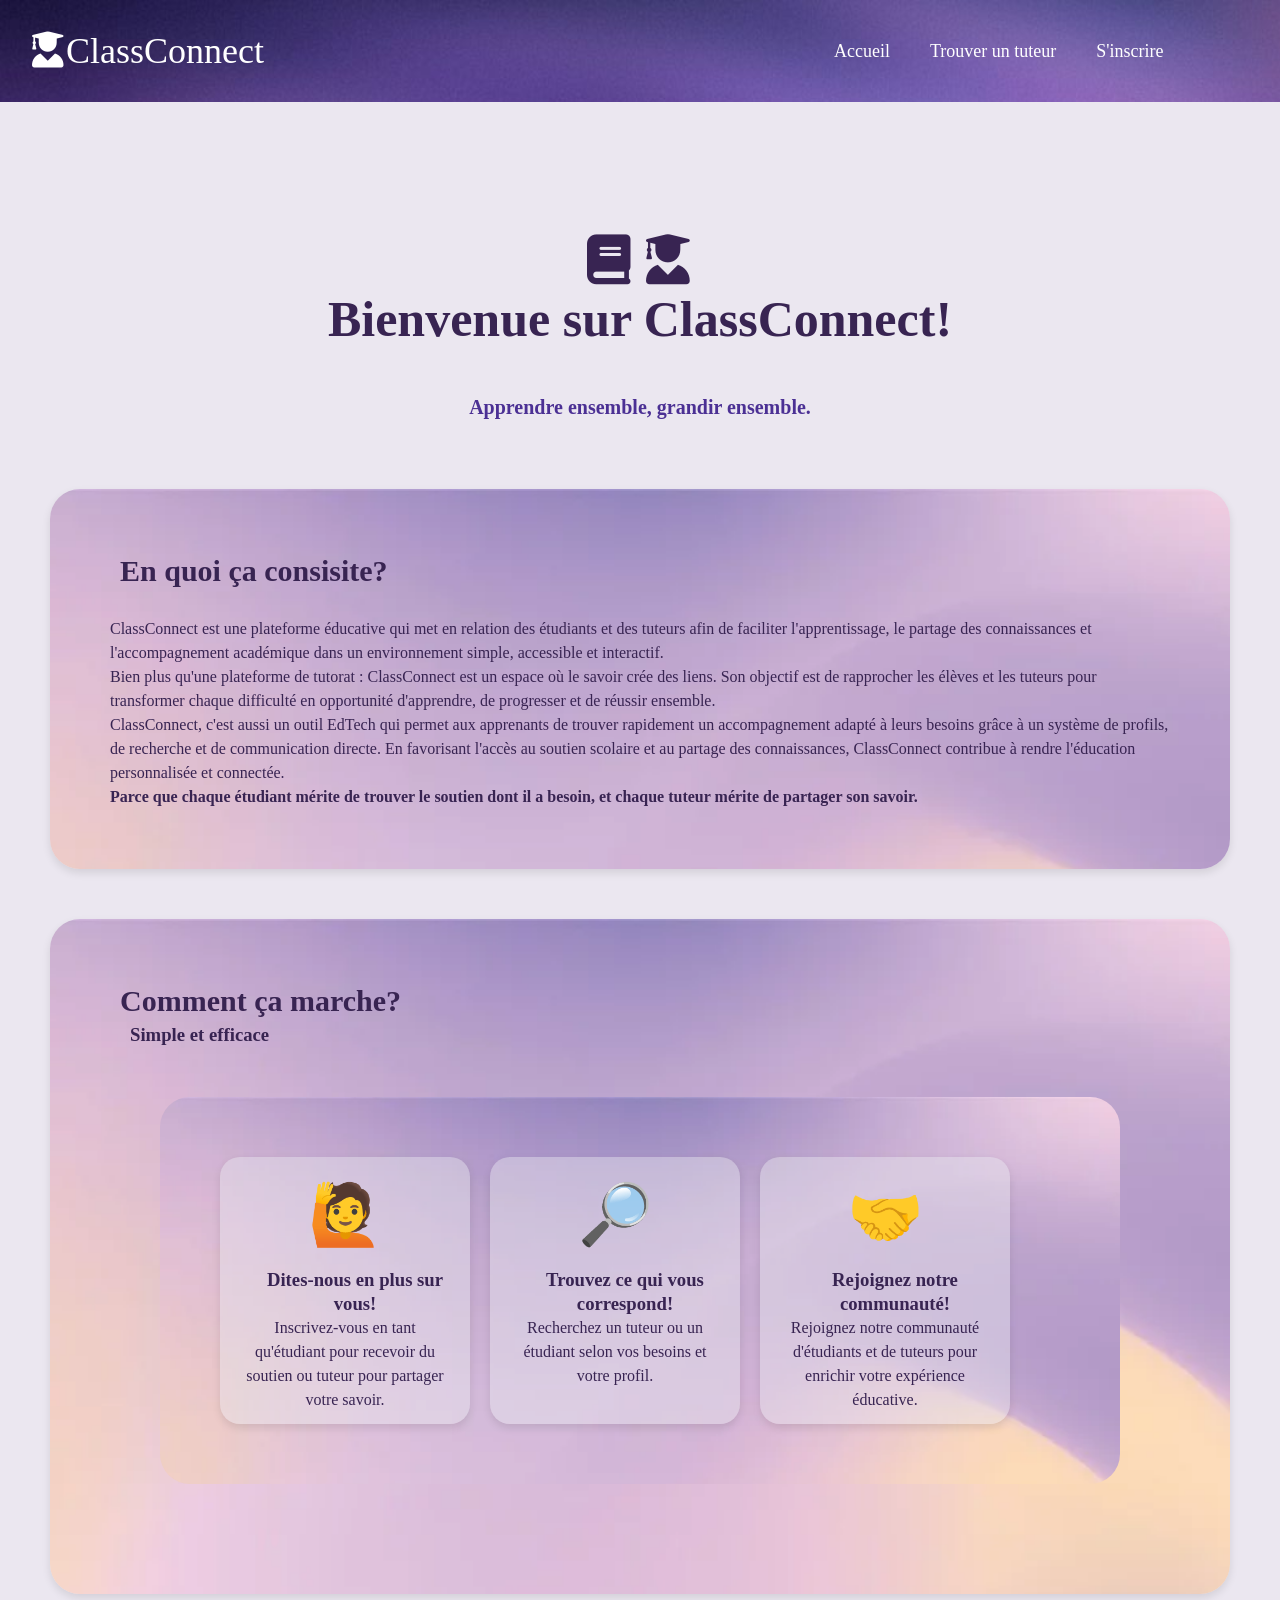
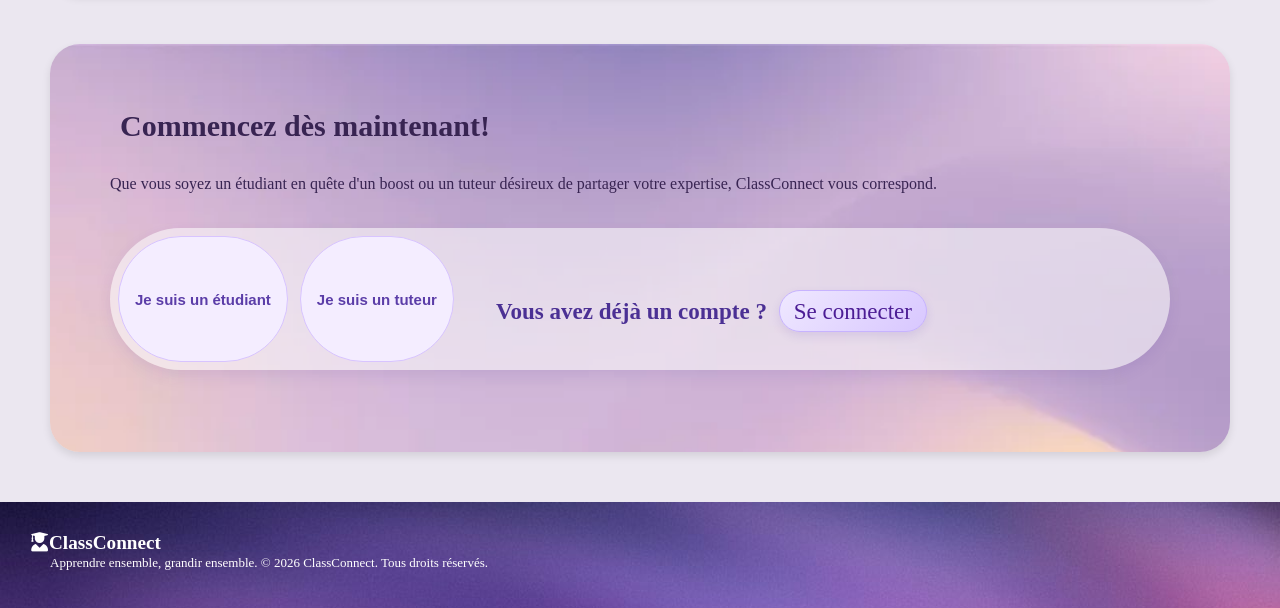
<file: index.html>
<!DOCTYPE html>
<html lang="fr">
<head>
    <meta charset="UTF-8">
    <meta name="viewport" content="width=device-width, initial-scale=1.0">
    <title>ClassConnect</title>
    <link rel="icon" href="favicon.png">
    <link rel="stylesheet" href="index.css">
    <link rel="stylesheet" href="https://cdnjs.cloudflare.com/ajax/libs/font-awesome/6.0.0-beta3/css/all.min.css">
</head>

<body id="hautpg" class="index-body">
    <header>
    <div><i class="fas fa-user-graduate"></i>ClassConnect</div>
    <nav>
        <ul>
            <li><a href="#accueil">Accueil</a></li>
            <li><a href="Pages/accueil.html">Trouver un tuteur</a></li>
            <li><a href="#inscription">S'inscrire</a></li>
        </ul>
    </nav>
    </header>
<!--hero-->
<main>
<article class="titre">
<h1 id="accueil" class="part"><i class="fas fa-book"></i> <i class="fas fa-user-graduate"></i> <br> Bienvenue sur ClassConnect!</h1></article> <br> 
<h4 class="slogan">Apprendre ensemble, grandir ensemble.</h4>
<section>
<h2 class="part">En quoi ça consisite?</h2>
    <br><p>ClassConnect est une plateforme éducative qui met en relation des étudiants et des tuteurs afin de faciliter l'apprentissage, le partage des connaissances et l'accompagnement académique dans un environnement simple, accessible et interactif. 
    <br>Bien plus qu'une plateforme de tutorat : ClassConnect est un espace où le savoir crée des liens. Son objectif est de rapprocher les élèves et les tuteurs pour transformer chaque difficulté en opportunité d'apprendre, de progresser et de réussir ensemble.
    <br>ClassConnect, c'est aussi un outil EdTech qui permet aux apprenants de trouver rapidement un accompagnement adapté à leurs besoins grâce à un système de profils, de recherche et de communication directe. En favorisant l'accès au soutien scolaire et au partage des connaissances, ClassConnect contribue à rendre l'éducation personnalisée et connectée.
    <br><strong>Parce que chaque étudiant mérite de trouver le soutien dont il a besoin, et chaque tuteur mérite de partager son savoir.</strong> 
    </p>
<div> Notre mission est de créer une communauté d'apprentissage accesible, inclusive et  où les étudiants peuvent trouver des tuteurs qualifiés pour les aider à surmonter leurs défis académiques, et où les tuteurs peuvent partager leur expertise pour faire une différence dans la vie des apprenants. </div>
</section>
<section class="card-container">
    <h2 id="apropos" class="part">Comment ça marche?</h2>
    <h3>Simple et efficace</h3>
    <section class="cards">
    <blockquote class="card"><p class="emoji">🙋</p><h3>Dites-nous en plus sur vous!</h3><p>Inscrivez-vous en tant qu'étudiant pour recevoir du soutien ou tuteur pour partager votre savoir.</p></blockquote>
    <blockquote class="card"><p class="emoji">🔎</p><h3>Trouvez ce qui vous correspond!</h3> <p>Recherchez un tuteur ou un étudiant selon vos besoins et votre profil.</p></blockquote>
    <blockquote class="card"><p class="emoji">🤝</p><h3>Rejoignez notre communauté!</h3> <p>Rejoignez notre communauté d'étudiants et de tuteurs pour enrichir votre expérience éducative.</p></blockquote>
    </section>
</section>
<section>
    <h2 id="inscription" class="part">Commencez dès maintenant!</h2> <br>
        <p>Que vous soyez un étudiant en quête d'un boost ou un tuteur désireux de partager votre expertise, ClassConnect vous correspond.</p>
        <br>
    <div class="role">
    <a href="Inscriptions/etud.html" class="role-et"><input type="submit" value="Je suis un étudiant"name="role" value="etudiant" action="./Inscriptions/Etud.html" method="post"></a>
    <a href="Inscriptions/tuteur.html" class="role-tut"><input type="submit" value="Je suis un tuteur"name="role" value="tuteur" action="./Inscriptions/Tuteur.html" method="post"></a> 
    <div>
    <br> <span class="switch-text">Vous avez déjà un compte ?</span> <a class="link-action" href="Inscriptions/connexion.html">Se connecter</a>
</section>
</main>

<footer>
    <div>
    <h4><i class="fas fa-user-graduate"></i>ClassConnect</h4>
    <p>Apprendre ensemble, grandir ensemble. &copy; 2026 ClassConnect. Tous droits réservés.</p>
    </div>
</footer>

<script>
    document.addEventListener("DOMContentLoaded", function() {
        const buttons = document.querySelectorAll('input[type="submit"]');
        buttons.forEach(button => {
            button.addEventListener("click", function(event) {
                event.preventDefault();
                const role = this.value === "Je suis un étudiant" ? "etudiant" : "tuteur";
                const url = role === "etudiant" ? "Inscriptions/Etud.html" : "Inscriptions/Tuteur.html";
                window.location.href = url;
            });
        });
    });
</script>

</body>
</html>
</file>
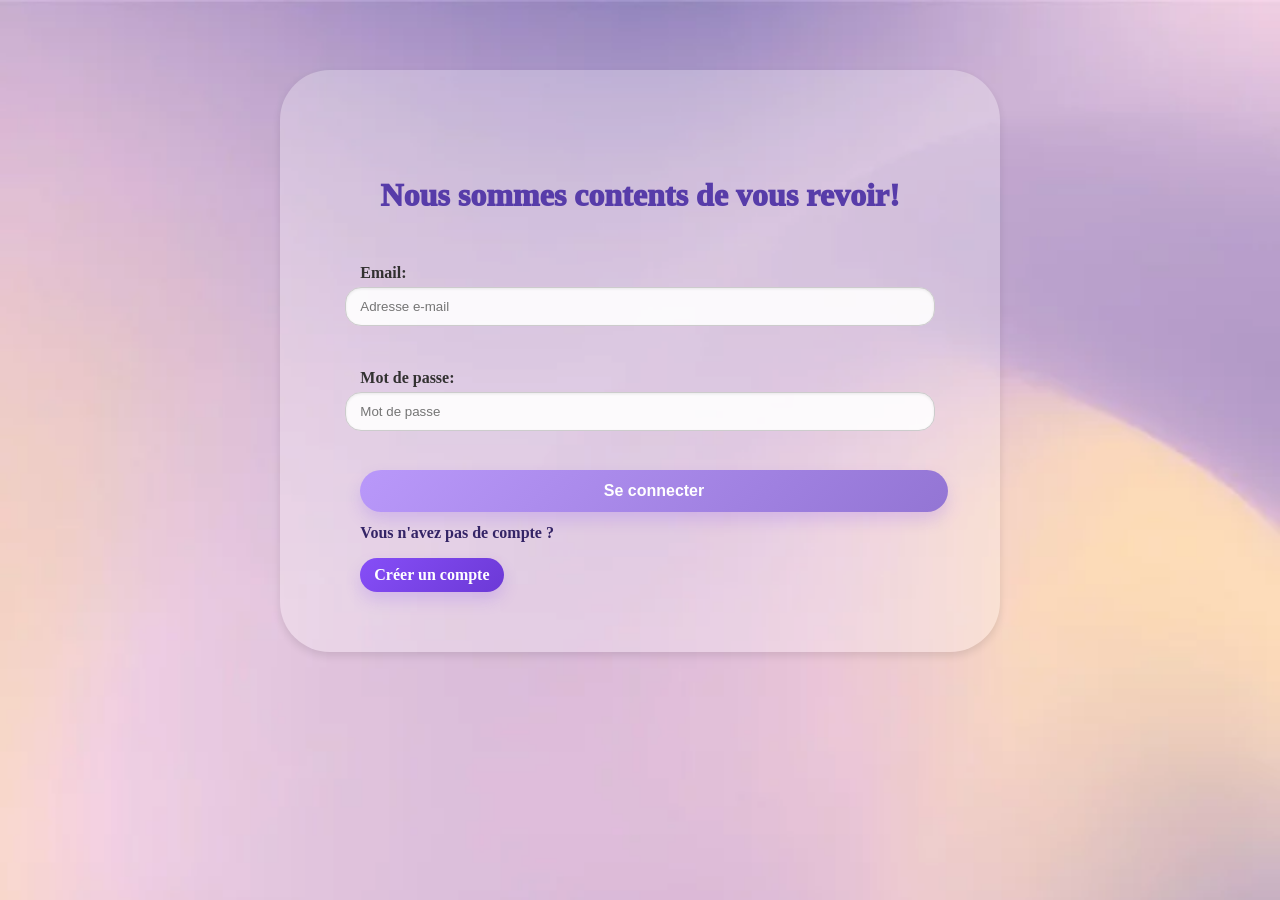
<file: Inscriptions/connexion.html>
<!DOCTYPE html>
<html lang="fr">
<head>
    <meta charset="UTF-8">
    <meta name="viewport" content="width=device-width, initial-scale=1.0">
    <link rel="favicon" href="../favicon.png">
    <link rel="stylesheet" href="inscriptions.css">
    <title>Connectez-vous</title>
</head>
<body>
    <form action="#" method="post">
        <h2>Nous sommes contents de vous revoir!</h2>
        <div class="form-group">
            <label for="email">Email:</label>
            <input type="email" name="Email" id="email" placeholder="Adresse e-mail" required> <br>
        </div>
        <div class="form-group">
            <label for="mdp">Mot de passe:</label>
            <input type="password" name="Mot de passe" id="mdp" placeholder="Mot de passe" required autocomplete="current-password"> <br>
        </div>
        <div>
            <a href="../Pages/accueil.html" class="submit">Se connecter</a>
        </div>
        <p class="switch-text">Vous n'avez pas de compte ?</p>
        <a class="link" href="etud.html">Créer un compte</a>
    </form>
    <!--script type="module" src="../js/connexion.js"></script-->
</body>
</html>
</file>
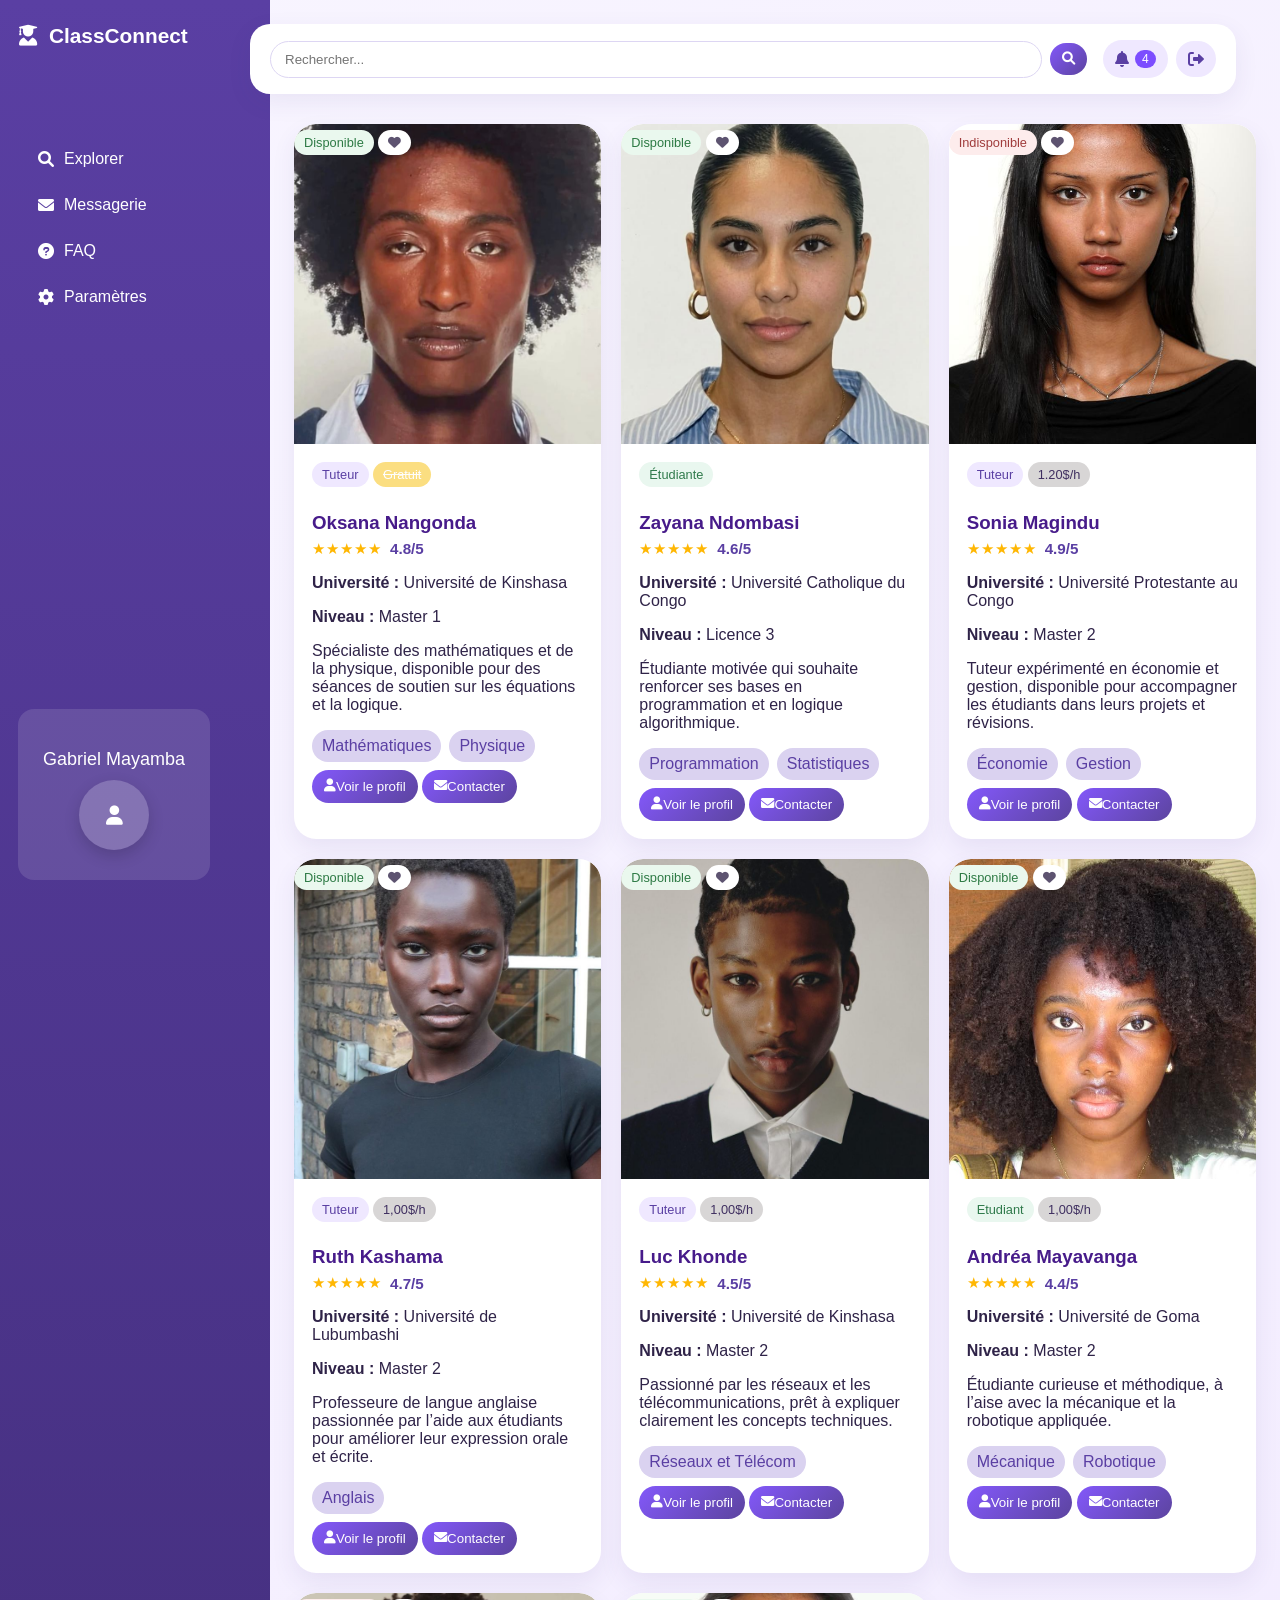
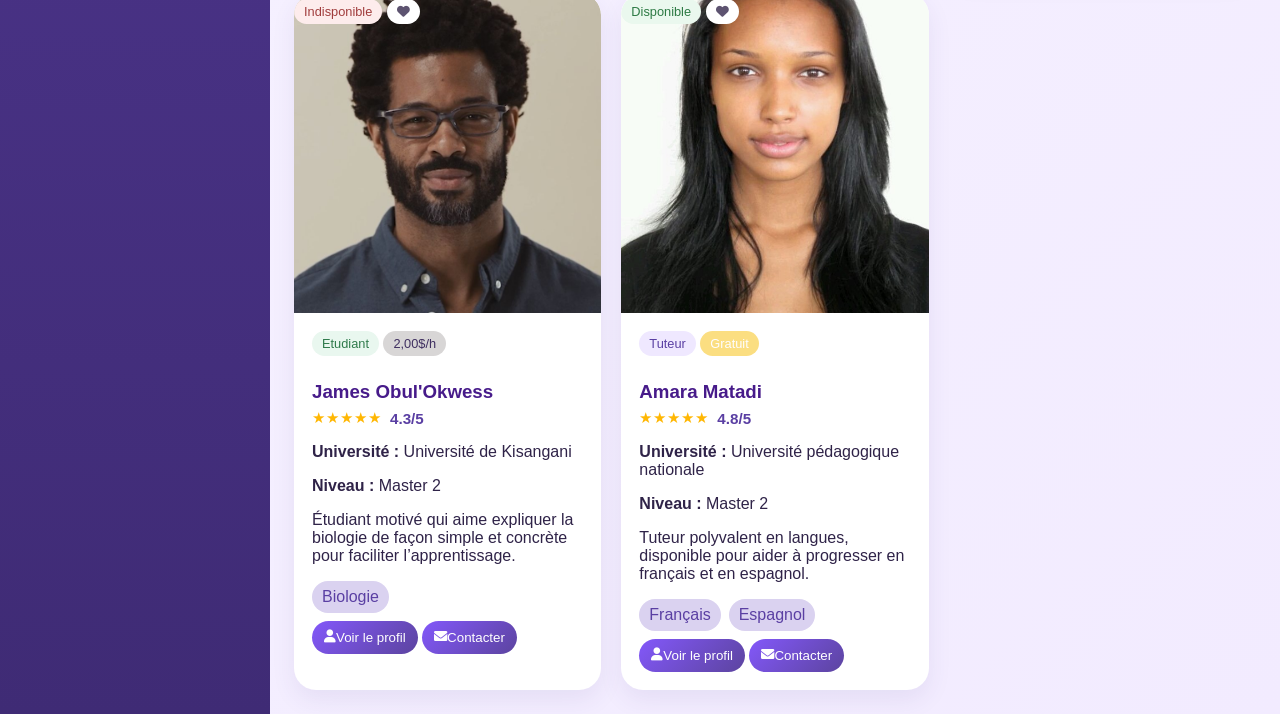
<file: Pages/accueil.html>
<!DOCTYPE html>
<html lang="fr">
<head>
    <meta charset="UTF-8">
    <meta name="viewport" content="width=device-width, initial-scale=1.0">
    <title>Accueil</title>
    <link rel="icon" href="../favicon.png">
    <link rel="stylesheet" href="pages.css">
    <link rel="stylesheet" href="https://cdnjs.cloudflare.com/ajax/libs/font-awesome/6.0.0-beta3/css/all.min.css">
</head>
<body class="body">
    <aside class="side-bar">
        <div class="logo">
            <i class="fas fa-user-graduate"></i>ClassConnect</div> <br>
        <nav class="menu">
            <ul>
                <li><a href="../Pages/accueil.html" contacticon><i class="fas fa-search"></i>Explorer</a></li>
                <li><a href="../Pages/messagerie.html" contacticon><i class="fas fa-envelope"></i>Messagerie</a></li>
                <li><a href="../Pages/FAQ.html" contacticon><i class="fas fa-circle-question"></i>FAQ</a></li>
                <li><a href="../Pages/parametres.html" contacticon><i class="fas fa-cog"></i>Paramètres</a></li>
            </ul>
        </nav>
        
        <div class="profil-container">
            <div class="username"><span id="prenom">Gabriel</span><span id="nom">Mayamba</span></div>
            <a id="sidebarProfileLink" href="../Pages/profil.html" class="profil-link"><i class="fas fa-user"></i></a>
        </div>
    </aside>
    <div class="main">
        <section class="top-bar">
       <div class="search-bar">
        <input type="text" placeholder="Rechercher..." id="searchUser">
        <button type="submit"><i class="fas fa-search"></i></button>
       </div>
       <div class="notif-wrapper">
            <a href="notifications.html" class="notif-btn" aria-label="Voir les notifications"><i class="fas fa-bell"></i><span class="notif-count">4</span></a>
            <a href="../index.html" class="logout-btn" aria-label="Se déconnecter"><i class="fas fa-sign-out-alt"></i></a> 
        </div></section>
       <div class="cards" id="cardsContainer">
         <article class="card">
           <div class="avatar av1">
             <p class="badge badge-dispo">Disponible</p> <button type="submit" class=" badge like"><i class="fas fa-heart"></i></button>
           </div>
           <p class="badge badge-tut">Tuteur</p> <p class="badge badge-free"><s>Gratuit</s></p>
           <h3>Oksana Nangonda</h3>
           <div class="notation" aria-label="Note 4,8 sur 5">
             <span class="stars">★★★★★</span>
             <span class="note">4.8/5</span>
           </div>
           <p><strong>Université :</strong> Université de Kinshasa</p>
           <p><strong>Niveau :</strong> Master 1</p>
           <p>Spécialiste des mathématiques et de la physique, disponible pour des séances de soutien sur les équations et la logique.</p>
           <div class="tags-competences">
             <span class="tag" id="matiere">Mathématiques</span>
             <span class="tag" id="matiere">Physique</span>
           </div>
           <a href="profil.html" class="profile-link"><button class="profil-btn"><i class="fas fa-user"></i> Voir le profil</button></a>
           <a href="messagerie.html" class="contact-link"><button class="contact-btn"><i class="fas fa-envelope"></i> Contacter</button></a>
         </article>

         <article class="card">
           <div class="avatar av2">
             <p class="badge badge-dispo">Disponible</p> <button type="submit" class="badge like"><i class="fas fa-heart"></i></button>
           </div>
           <p class="badge badge-et">Étudiante</p>
           <h3>Zayana Ndombasi</h3>
           <div class="notation" aria-label="Note 4,6 sur 5">
             <span class="stars">★★★★★</span>
             <span class="note">4.6/5</span>
           </div>
           <p><strong>Université :</strong> Université Catholique du Congo</p>
           <p><strong>Niveau :</strong> Licence 3</p>
           <p>Étudiante motivée qui souhaite renforcer ses bases en programmation et en logique algorithmique.</p>
           <div class="tags-competences">
             <span class="tag" id="matiere">Programmation</span>
             <span class="tag" id="matiere">Statistiques</span>
           </div>
           <a href="profil.html" class="profile-link"><button class="profil-btn"><i class="fas fa-user"></i> Voir le profil</button></a>
           <a href="messagerie.html" class="contact-link"><button class="contact-btn"><i class="fas fa-envelope"></i> Contacter</button></a>
         </article>

         <article class="card">
           <div class="avatar av3">
             <p class="badge badge-indispo">Indisponible</p> <button type="submit" class="badge like"><i class="fas fa-heart"></i></button>
           </div>
           <p class="badge badge-tut">Tuteur</p> <p class="badge badge-cost">1.20$/h</p>
           <h3>Sonia Magindu</h3>
           <div class="notation" aria-label="Note 4,9 sur 5">
             <span class="stars">★★★★★</span>
             <span class="note">4.9/5</span>
           </div>
           <p><strong>Université :</strong> Université Protestante au Congo</p>
           <p><strong>Niveau :</strong> Master 2</p>
           <p>Tuteur expérimenté en économie et gestion, disponible pour accompagner les étudiants dans leurs projets et révisions.</p>
           <div class="tags-competences">
             <span class="tag" id="matiere">Économie</span>
             <span class="tag" id="matiere">Gestion</span>
           </div>
           <a href="profil.html" class="profile-link"><button class="profil-btn"><i class="fas fa-user"></i> Voir le profil</button></a>
           <a href="messagerie.html" class="contact-link"><button class="contact-btn"><i class="fas fa-envelope"></i> Contacter</button></a>
         </article>

         <article class="card">
           <div class="avatar av4">
             <p class="badge badge-dispo">Disponible</p> <button type="submit" class="badge like"><i class="fas fa-heart"></i></button>
           </div>
           <p class="badge badge-tut">Tuteur</p> <p class="badge badge-cost">1,00$/h</p>
           <h3>Ruth Kashama</h3>
           <div class="notation" aria-label="Note 4,7 sur 5">
             <span class="stars">★★★★★</span>
             <span class="note">4.7/5</span>
           </div>
           <p><strong>Université :</strong> Université de Lubumbashi</p>
           <p><strong>Niveau :</strong> Master 2</p>
           <p>Professeure de langue anglaise passionnée par l’aide aux étudiants pour améliorer leur expression orale et écrite.</p>
           <div class="tags-competences">
             <span class="tag" id="matiere">Anglais</span>
           </div>
           <a href="profil.html" class="profile-link"><button class="profil-btn"><i class="fas fa-user"></i> Voir le profil</button></a>
           <a href="messagerie.html" class="contact-link"><button class="contact-btn"><i class="fas fa-envelope"></i> Contacter</button></a>
         </article>

         <article class="card">
           <div class="avatar av5">
             <p class="badge badge-dispo">Disponible</p> <button type="submit" class="badge like"><i class="fas fa-heart"></i></button>
           </div>
           <p class="badge badge-tut">Tuteur</p> <p class="badge badge-cost">1,00$/h</p>
           <h3>Luc Khonde</h3>
           <div class="notation" aria-label="Note 4,5 sur 5">
             <span class="stars">★★★★★</span>
             <span class="note">4.5/5</span>
           </div>
           <p><strong>Université :</strong> Université de Kinshasa</p>
           <p><strong>Niveau :</strong> Master 2</p>
           <p>Passionné par les réseaux et les télécommunications, prêt à expliquer clairement les concepts techniques.</p>
           <div class="tags-competences">
             <span class="tag" id="matiere">Réseaux et Télécom</span>
           </div>
           <a href="profil.html" class="profile-link"><button class="profil-btn"><i class="fas fa-user"></i> Voir le profil</button></a>
           <a href="messagerie.html" class="contact-link"><button class="contact-btn"><i class="fas fa-envelope"></i> Contacter</button></a>
         </article>

         <article class="card">
           <div class="avatar av6">
             <p class="badge badge-dispo">Disponible</p> <button type="submit" class="badge like"><i class="fas fa-heart"></i></button>
           </div>
           <p class="badge badge-et">Etudiant</p> <p class="badge badge-cost">1,00$/h</p>
           <h3>Andréa Mayavanga</h3>
           <div class="notation" aria-label="Note 4,4 sur 5">
             <span class="stars">★★★★★</span>
             <span class="note">4.4/5</span>
           </div>
           <p><strong>Université :</strong> Université de Goma</p>
           <p><strong>Niveau :</strong> Master 2</p>
           <p>Étudiante curieuse et méthodique, à l’aise avec la mécanique et la robotique appliquée.</p>
           <div class="tags-competences">
             <span class="tag" id="matiere">Mécanique</span>
             <span class="tag" id="matiere">Robotique</span>
           </div>
           <a href="profil.html" class="profile-link"><button class="profil-btn"><i class="fas fa-user"></i> Voir le profil</button></a>
           <a href="messagerie.html" class="contact-link"><button class="contact-btn"><i class="fas fa-envelope"></i> Contacter</button></a>
         </article>

         <article class="card">
           <div class="avatar av7">
             <p class="badge badge-indispo">Indisponible</p> <button type="submit" class="badge like"><i class="fas fa-heart"></i></button>
           </div>
           <p class="badge badge-et">Etudiant</p> <p class="badge badge-cost">2,00$/h</p>
           <h3>James Obul'Okwess</h3>
           <div class="notation" aria-label="Note 4,3 sur 5">
             <span class="stars">★★★★★</span>
             <span class="note">4.3/5</span>
           </div>
           <p><strong>Université :</strong> Université de Kisangani</p>
           <p><strong>Niveau :</strong> Master 2</p>
           <p>Étudiant motivé qui aime expliquer la biologie de façon simple et concrète pour faciliter l’apprentissage.</p>
           <div class="tags-competences">
             <span class="tag" id="matiere">Biologie</span>
           </div>
           <a href="profil.html" class="profile-link"><button class="profil-btn"><i class="fas fa-user"></i> Voir le profil</button></a>
           <a href="messagerie.html" class="contact-link"><button class="contact-btn"><i class="fas fa-envelope"></i> Contacter</button></a>
         </article>

         <article class="card">
           <div class="avatar av8">
             <p class="badge badge-dispo">Disponible</p> <button type="submit" class="badge like"><i class="fas fa-heart"></i></button>
           </div>
           <p class="badge badge-tut">Tuteur</p> <p class="badge badge-free">Gratuit</p>
           <h3>Amara Matadi</h3>
           <div class="notation" aria-label="Note 4,8 sur 5">
             <span class="stars">★★★★★</span>
             <span class="note">4.8/5</span>
           </div>
           <p><strong>Université :</strong> Université pédagogique nationale</p>
           <p><strong>Niveau :</strong> Master 2</p>
           <p>Tuteur polyvalent en langues, disponible pour aider à progresser en français et en espagnol.</p>
           <div class="tags-competences">
             <span class="tag" id="matiere">Français</span>
             <span class="tag" id="matiere">Espagnol</span>
           </div>
           <a href="profil.html" class="profile-link"><button class="profil-btn"><i class="fas fa-user"></i> Voir le profil</button></a>
           <a href="messagerie.html" class="contact-link"><button class="contact-btn"><i class="fas fa-envelope"></i> Contacter</button></a>
         </article>
       </div>
    </div>
    <script>
        // 1. Sélectionner tous les boutons de like présents dans la page.
        const likeBtns = document.querySelectorAll('.like');

        // 2. Ajouter un écouteur de clic sur chaque bouton de like.
        //    Au clic, on alterne la classe "liked" pour changer l'apparence du bouton.
        likeBtns.forEach(btn => {
            btn.addEventListener('click', () => {
                btn.classList.toggle('liked');
            });
        });

        // 3. Sélectionner l'élément de saisie de recherche et le conteneur des cartes.
        const searchUser = document.getElementById('searchUser');
        const cardsContainer = document.getElementById('cardsContainer');

        // 4. Récupérer toutes les cartes de profil sous forme de tableau.
        //    Cela permet de les parcourir facilement pour les afficher ou les cacher.
        const userCards = Array.from(cardsContainer.querySelectorAll('.card'));

        // 5. Créer une fonction de normalisation du texte.
        //    Elle transforme le texte en minuscules et supprime les accents.
        //    Cela rend la recherche insensible à la casse et aux accents.
        function normalizeText(text) {
            return String(text || '')
                .toLowerCase()
                .normalize('NFD')
                .replace(/[\u0300-\u036f]/g, '');
        }

        // 6. Créer la fonction principale de filtrage des utilisateurs.
        //    Elle lit la valeur saisie dans la barre de recherche et teste si chaque carte contient ce texte.
        function filterUsers() {
            // 6.1. Récupérer la valeur tapée dans l'input et la normaliser.
            const searchText = normalizeText(searchUser.value.trim());

            // 6.2. Initialiser une variable pour savoir si au moins une carte est visible.
            let hasVisibleCard = false;

            // 6.3. Parcourir chaque carte de profil.
            userCards.forEach(card => {
                // 6.3.1. Extraire le texte visible dans la carte.
                const cardText = normalizeText(card.textContent);

                // 6.3.2. Vérifier si le texte de la carte contient la recherche.
                const matches = cardText.includes(searchText);

                // 6.3.3. Afficher la carte si elle correspond, sinon la cacher.
                card.style.display = matches ? '' : 'none';

                // 6.3.4. Mettre à jour la variable si une carte est visible.
                if (matches) {
                    hasVisibleCard = true;
                }
            });

            // 7. Vérifier s'il faut afficher un message d'absence de résultat.
            const noResultMessage = document.getElementById('no-result');

            // 7.1. Si une recherche est en cours et aucune carte ne correspond, on crée un message.
            if (searchText && !hasVisibleCard) {
                if (!noResultMessage) {
                    const message = document.createElement('p');
                    message.id = 'no-result';
                    message.textContent = 'Aucun profil ne correspond à votre recherche.';
                    cardsContainer.appendChild(message);
                }
            } else if (noResultMessage) {
                // 7.2. Sinon, on supprime le message s'il existe déjà.
                noResultMessage.remove();
            }
        }

        // 8. Ajouter un écouteur d'événement sur l'input de recherche.
        //    À chaque frappe, on relance la fonction de filtrage.
        searchUser.addEventListener('input', filterUsers);

        // 9. Appliquer le filtre une première fois au chargement de la page.
        filterUsers();
    </script>
    <!--script type="module" src="../js/accueil.js"></script-->
</body>

</html>
</file>
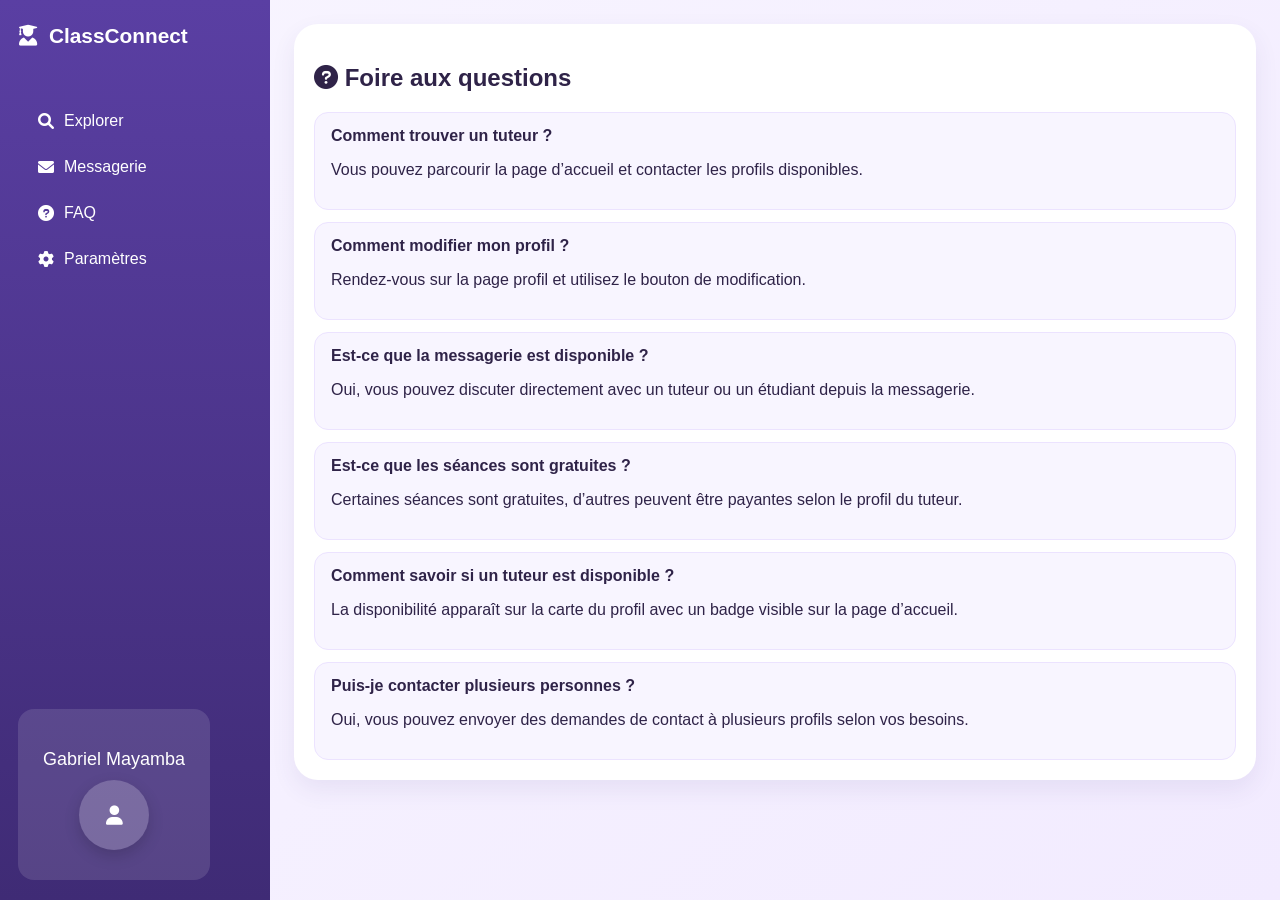
<file: Pages/FAQ.html>
<!DOCTYPE html>
<html lang="fr">
<head>
    <meta charset="UTF-8">
    <meta name="viewport" content="width=device-width, initial-scale=1.0">
    <title>FAQ</title>
    <link rel="icon" href="../favicon.png">
    <link rel="stylesheet" href="pages.css">
    <link rel="stylesheet" href="https://cdnjs.cloudflare.com/ajax/libs/font-awesome/6.0.0-beta3/css/all.min.css">
</head>
<body class="body">
    <aside class="side-bar">
        <div class="logo"><i class="fas fa-user-graduate"></i>ClassConnect</div>
        <nav class="menu">
            <ul>
                <li><a href="accueil.html"><i class="fas fa-search"></i>Explorer</a></li>
                <li><a href="messagerie.html"><i class="fas fa-envelope"></i>Messagerie</a></li>
                <li><a href="FAQ.html"><i class="fas fa-circle-question"></i>FAQ</a></li>
                <li><a href="parametres.html"><i class="fas fa-cog"></i>Paramètres</a></li>
            </ul>
        </nav>
        <div class="profil-container">
            <div class="username"><span id="prenom">Gabriel</span><span id="nom">Mayamba</span></div>
            <a id="sidebarProfileLink" href="../Pages/profil.html" class="profil-link"><i class="fas fa-user"></i></a>
        </div>
    </aside>

    <main class="main">
        <section class="faq-card">
            <h2><i class="fas fa-circle-question"></i> Foire aux questions</h2>
            <div class="faq-list">
                <div class="faq-item">
                    <strong>Comment trouver un tuteur ?</strong>
                    <p>Vous pouvez parcourir la page d’accueil et contacter les profils disponibles.</p>
                </div>
                <div class="faq-item">
                    <strong>Comment modifier mon profil ?</strong>
                    <p>Rendez-vous sur la page profil et utilisez le bouton de modification.</p>
                </div>
                <div class="faq-item">
                    <strong>Est-ce que la messagerie est disponible ?</strong>
                    <p>Oui, vous pouvez discuter directement avec un tuteur ou un étudiant depuis la messagerie.</p>
                </div>
                <div class="faq-item">
                    <strong>Est-ce que les séances sont gratuites ?</strong>
                    <p>Certaines séances sont gratuites, d’autres peuvent être payantes selon le profil du tuteur.</p>
                </div>
                <div class="faq-item">
                    <strong>Comment savoir si un tuteur est disponible ?</strong>
                    <p>La disponibilité apparaît sur la carte du profil avec un badge visible sur la page d’accueil.</p>
                </div>
                <div class="faq-item">
                    <strong>Puis-je contacter plusieurs personnes ?</strong>
                    <p>Oui, vous pouvez envoyer des demandes de contact à plusieurs profils selon vos besoins.</p>
                </div>
            </div>
        </section>
    </main>
</body>
</html>
</file>
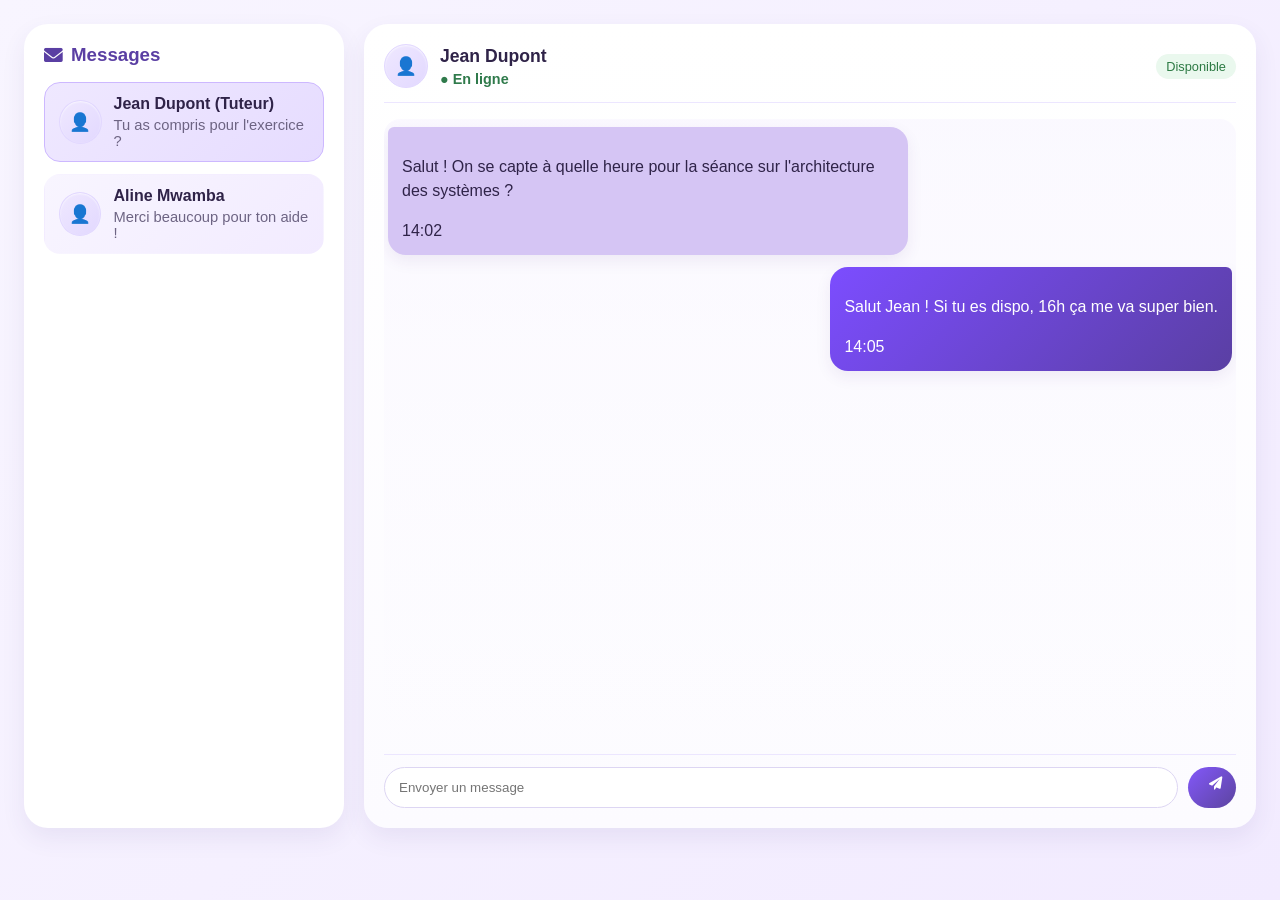
<file: Pages/messagerie.html>
<!DOCTYPE html>
<html lang="fr">
<head>
    <meta charset="UTF-8">
    <meta name="viewport" content="width=device-width, initial-scale=1.0">
    <title>Messagerie</title>
    <link rel="icon" href="../favicon.png">
    <link rel="stylesheet" href="pages.css">
    <link rel="stylesheet" href="https://cdnjs.cloudflare.com/ajax/libs/font-awesome/6.0.0-beta3/css/all.min.css">
</head>
<body>
    <main class="contenu-page messagerie-layout">

    <section class="discussions-sidebar">
        <h3><i class="fas fa-envelope"></i> Messages</h3>
        <div class="liste-contacts">
            
            <div class="contact-item actif">
                <div class="avatar-mini">👤</div>
                <div class="contact-infos">
                    <h4>Jean Dupont (Tuteur)</h4>
                    <p class="dernier-msg">Tu as compris pour l'exercice ?</p>
                </div>
            </div>

            <div class="contact-item">
                <div class="avatar-mini">👤</div>
                <div class="contact-infos">
                    <h4>Aline Mwamba</h4>
                    <p class="dernier-msg">Merci beaucoup pour ton aide !</p>
                </div>
            </div>
            
        </div>
    </section>

    <section class="chat">
        
        <header class="chat-header">
            <div class="chat-user">
                <div class="avatar-mini">👤</div>
                <div class="chat-user-info">
                    <a href="profil.html" class="chat-user-link"><h4>Jean Dupont</h4></a>
                    <span class="statut-en-ligne">● En ligne</span>
                </div>
            </div>
            <span class="badge badge-dispo">Disponible</span>
        </header>
        <div class="chat-msg-body">
            
            <div class="msg recu">
                <p class="texte-msg">Salut ! On se capte à quelle heure pour la séance sur l'architecture des systèmes ?</p>
                <span class="hr-msg">14:02</span>
            </div>

            <div class="msg envoye">
                <p class="texte-msg">Salut Jean ! Si tu es dispo, 16h ça me va super bien.</p>
                <span class="hr-msg">14:05</span>
            </div>

        </div>

        <form class="chat-input-barre">
            <input type="text" placeholder="Envoyer un message" required>
            <button type="submit"><i class="fas fa-paper-plane"></i></button>
        </form>

    </section>

</main>
</body>
</html>
</file>
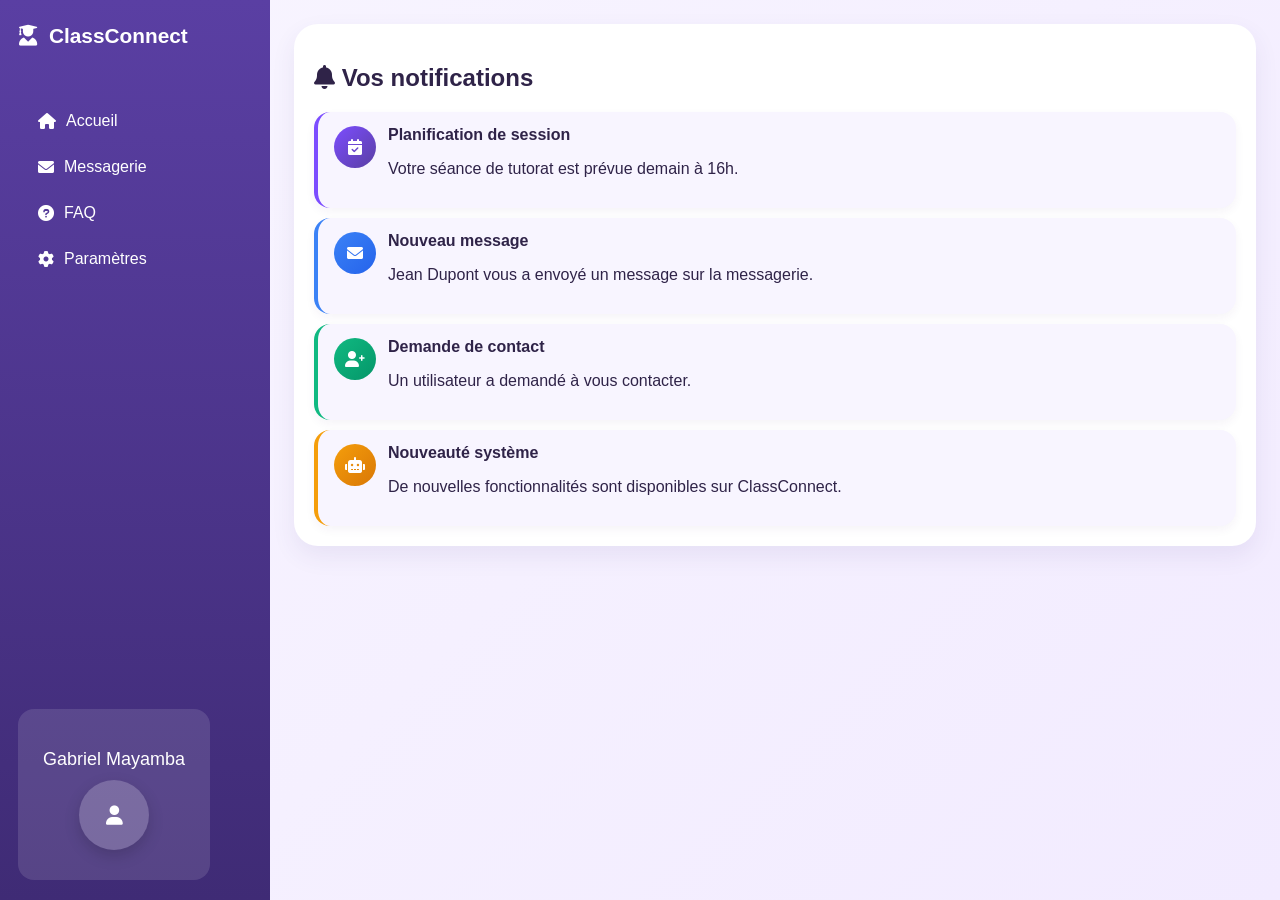
<file: Pages/notifications.html>
<!DOCTYPE html>
<html lang="fr">
<head>
    <meta charset="UTF-8">
    <meta name="viewport" content="width=device-width, initial-scale=1.0">
    <title>Notifications</title>
    <link rel="icon" href="../favicon.png">
    <link rel="stylesheet" href="pages.css">
    <link rel="stylesheet" href="https://cdnjs.cloudflare.com/ajax/libs/font-awesome/6.0.0-beta3/css/all.min.css">
</head>
<body class="body">
    <aside class="side-bar">
        <div class="logo"><i class="fas fa-user-graduate"></i>ClassConnect</div>
        <nav class="menu">
            <ul>
                <li><a href="accueil.html"><i class="fas fa-home"></i>Accueil</a></li>
                <li><a href="messagerie.html"><i class="fas fa-envelope"></i>Messagerie</a></li>
                <li><a href="FAQ.html"><i class="fas fa-circle-question"></i>FAQ</a></li>
                <li><a href="parametres.html"><i class="fas fa-cog"></i>Paramètres</a></li>
            </ul>
        </nav>
        <div class="profil-container">
            <div class="username"><span id="prenom">Gabriel</span><span id="nom">Mayamba</span></div>
            <a id="sidebarProfileLink" href="../Pages/profil.html" class="profil-link"><i class="fas fa-user"></i></a>
        </div>
    </aside>
    </aside>

    <main class="main">
        <section class="notification-card">
            <h2><i class="fas fa-bell"></i> Vos notifications</h2>
            <div class="notif-list">
                <div class="notif-item notif-session">
                    <div class="notif-icon"><i class="fas fa-calendar-check"></i></div>
                    <div>
                        <strong>Planification de session</strong>
                        <p>Votre séance de tutorat est prévue demain à 16h.</p>
                    </div>
                </div>
                <div class="notif-item notif-message">
                    <div class="notif-icon"><i class="fas fa-envelope"></i></div>
                    <div>
                        <strong>Nouveau message</strong>
                        <p>Jean Dupont vous a envoyé un message sur la messagerie.</p>
                    </div>
                </div>
                <div class="notif-item notif-user">
                    <div class="notif-icon"><i class="fas fa-user-plus"></i></div>
                    <div>
                        <strong>Demande de contact</strong>
                        <p>Un utilisateur a demandé à vous contacter.</p>
                    </div>
                </div>
                <div class="notif-item notif-system">
                    <div class="notif-icon"><i class="fas fa-robot"></i></div>
                    <div>
                        <strong>Nouveauté système</strong>
                        <p>De nouvelles fonctionnalités sont disponibles sur ClassConnect.</p>
                    </div>
                </div>
            </div>
        </section>
    </main>
</body>
</html>
</file>
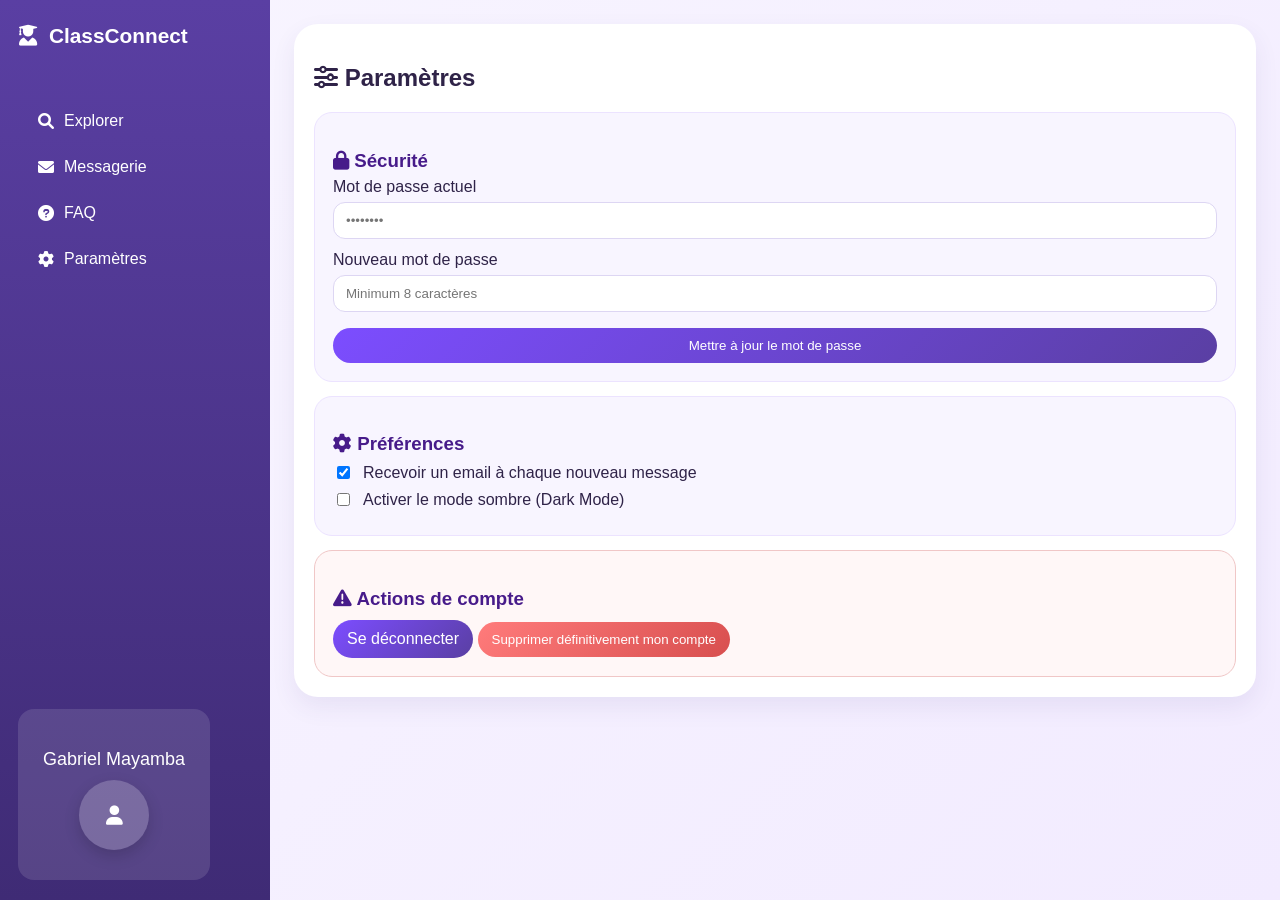
<file: Pages/parametres.html>
<!DOCTYPE html>
<html lang="fr">
<head>
    <meta charset="UTF-8">
    <meta name="viewport" content="width=device-width, initial-scale=1.0">
    <title>Paramètres</title>
    <link rel="icon" href="../favicon.png">
    <link rel="stylesheet" href="pages.css">
    <link rel="stylesheet" href="https://cdnjs.cloudflare.com/ajax/libs/font-awesome/6.0.0-beta3/css/all.min.css">
</head>
<body class="body">
    <aside class="side-bar">
        <div class="logo"><i class="fas fa-user-graduate"></i>ClassConnect</div>
        <nav class="menu">
            <ul>
                <li><a href="accueil.html"><i class="fas fa-search"></i>Explorer</a></li>
                <li><a href="messagerie.html"><i class="fas fa-envelope"></i>Messagerie</a></li>
                <li><a href="FAQ.html"><i class="fas fa-circle-question"></i>FAQ</a></li>
                <li><a href="parametres.html"><i class="fas fa-cog"></i>Paramètres</a></li>
            </ul>
        </nav>
        <div class="profil-container">
            <div class="username"><span id="prenom">Gabriel</span><span id="nom">Mayamba</span></div>
            <a id="sidebarProfileLink" href="../Pages/profil.html" class="profil-link"><i class="fas fa-user"></i></a>
        </div>
    </aside>

    <main class="main">
        <section class="profil-section">
            <h2><i class="fas fa-sliders-h"></i> Paramètres</h2>

            <section class="section-parametres">
                <h3><i class="fas fa-lock"></i> Sécurité</h3>
                <form class="form-parametres">
                    <div class="form-group">
                        <label for="ancien-mdp">Mot de passe actuel</label>
                        <input type="password" id="ancien-mdp" placeholder="••••••••">
                    </div>
                    <div class="form-group">
                        <label for="nouveau-mdp">Nouveau mot de passe</label>
                        <input type="password" id="nouveau-mdp" placeholder="Minimum 8 caractères">
                    </div>
                    <button type="submit" class="btn-sauvegarder">Mettre à jour le mot de passe</button>
                </form>
            </section>

            <section class="section-parametres">
                <h3><i class="fas fa-cog"></i> Préférences</h3>
                <div class="option-check">
                    <input type="checkbox" id="notif-email" checked>
                    <label for="notif-email">Recevoir un email à chaque nouveau message</label>
                </div>
                <div class="option-check">
                    <input type="checkbox" id="mode-sombre-toggle">
                    <label for="mode-sombre-toggle">Activer le mode sombre (Dark Mode)</label>
                </div>
            </section>

            <section class="section-parametres danger-zone">
                <h3><i class="fas fa-exclamation-triangle"></i> Actions de compte</h3>
                <div class="action-danger">
                    <a href="../index.html" class="btn-deconnexion">Se déconnecter</a>
                    <button class="btn-supprimer">Supprimer définitivement mon compte</button>
                </div>
            </section>
        </section>
    </main>
</body>
</html>
</file>
<file: index.css>
*{
    margin: 0%;
    padding: 0%;
    box-sizing: border-box;
    scrollbar-width: thin;
    scrollbar-color: #7c5df0 #ebe7f0;
}
header{
    background-image: url(fond\ violet\ vert.jpg);
    background-repeat: no-repeat;
    background-size: cover;
    background-attachment: fixed;
    background-color: #333;
    color: white;
    position: relative;
    font-size: 30px;
    width: 100%;
    display: flex;
}
    div{
        font-size: larger;
        display: table-column;
        padding: 30px;
        justify-content: flex-start;
    }

li{
        display: table-cell;
        margin-right: 20px;
        position: relative;
        padding: 10px;
   }
    header nav{
        display: table-column;
        justify-content: space-between;
        align-self: center;
        align-items: left;
        padding: 10px;
        justify-content: flex-end;
    }
    header nav ul{
        padding-left: 520px;
        display: flex;
        list-style: none;
        font-size: 18px;
    }
    header nav a{
        color: white;
        text-decoration: none;
    }


body{
    font-family: variable(--font-family);
    /**background-image: url(fondlav.jpg);**/
    background-color: #ebe7f0;
    width: 100%;
    color: #382452;
    justify-content: center;
    align-items: center;
    box-sizing: border-box;

    h1{
        text-align: center;
        font-size: 50px;
        margin-top: 120px;
        color: linear-gradient(rgb(78, 47, 164), rgb(161, 153, 182), rgb(97, 68, 177), );
    }
    h2{
        font-size: 30px;
        color: #382452;
    }
    h3{
        color: #382452;
        padding-left: 20px;
    }
}
.slogan{
    text-align: center;
    font-size: 20px;
    color: rgb(75, 48, 148);
    padding: 20px;
}
section{
    line-height: 1.5em;
    padding: 60px;
    background-image: url(fondlav.jpg);
    background-repeat: no-repeat;
    background-size: cover;
    shape-outside: #333;
    border-radius: 30px;
    margin: 50px;
    box-shadow: 0 4px 8px rgba(0, 0, 0, 0.1);

}

.part{
    align-items: center;
    padding: 10px;
    color: linear-gradient(rgb(49, 39, 97), rgb(40, 40, 82), rgb(99, 61, 176));
}
        .card-container{
            margin: 50px;
            background-color: transparent;
        }
        .cards{
            display: flex;
            gap: 20 px;
            flex-wrap: wrap;
            gap: 20px;
            box-shadow: none;
        }
        .card{
            width: 250px;
            flex-direction: column;
            align-items: center;
            text-align: center;
            padding: 12px 20px; 
            border-radius: 20px;
            padding-top: 20px;
            background-color: rgba(232, 232, 239, 0.429);
            box-shadow: 0 4px 8px rgba(0, 0, 0, 0.1);
        }
        .emoji{
            padding: 26px;
            font-size: 60px;
            margin-bottom: 15px;
            box-shadow: #333;
        }
a{
    justify-content: center;
    align-items: center;
    text-align: center;
    text-decoration: none;
    color: #5a3fa3;
    transition: color 0.2s ease, transform 0.2s ease;
}
a:hover {
    color: #3d2675;
    transform: translateY(-1px);
}
.button{
    padding-left: 150px;
    
}
.switch-text {
    display: inline-block;
    margin-right: 6px;
    color: #4b3094;
    font-weight: 600;
}
.link-action {
    display: inline-flex;
    align-items: center;
    justify-content: center;
    padding: 8px 14px;
    border-radius: 999px;
    background: linear-gradient(135deg, #efe8ff, #d8c7ff);
    color: #4c1d95;
    border: 1px solid #c7b3ff;
    box-shadow: 0 4px 10px rgba(92, 59, 179, 0.12);
}
.link-action:hover {
    background: linear-gradient(135deg, #e4d8ff, #cdb4ff);
    color: #341a5a;
}
.role {
    display: flex;
    gap: 12px;
    margin: 8px 0 22px;
    padding: 8px;
    border-radius: 999px;
    background: rgba(255, 255, 255, 0.55);
    box-shadow: 0 6px 14px rgba(87, 60, 169, 0.1);
}
.role a {
    text-decoration: none;
}
.role-et,
.role-tut {
    display: flex;
    justify-content: center;
    align-items: center;
    padding: 10px 16px;
    border-radius: 999px;
    background: #f4edff;
    color: #5b3da8;
    border: 1px solid #d8c4ff;
    transition: transform 0.2s ease, box-shadow 0.2s ease;
}
.role-et:hover,
.role-tut:hover {
    transform: translateY(-1px);
    box-shadow: 0 4px 10px rgba(92, 59, 179, 0.14);
}
.role a input[type="submit"] {
    width: auto;
    padding: 0;
    margin: 0;
    background: transparent;
    color: inherit;
    border: none;
    border-radius: 0;
    font-size: 15px;
    font-weight: 600;
    box-shadow: none;
}
.role a input[type="submit"]:hover {
    background: transparent;
    color: inherit;
}
footer{
    background-image: url(fond\ violet\ vert.jpg);
    background-color: #333;
    color: white;
    position: relative;
    width: 100%;
    display: flex;
}
footer h2{
    font-size: 20px;
    padding: 7px 20px 1px 20px;
}
footer p{
    padding: 1px 20px 7px 20px;
    font-size: 13px;
}
</file>
<file: Inscriptions/inscriptions.css>
html{
    scrollbar-width: thin;
    scrollbar-color: #7c5df0 #ebe7f0;
}/* Mise en page globale de l'écran d'inscription. */
body {
    display: flex;
    align-items: center;
    align-self: center;
    justify-content: center;
    background-image: url(fondlav.jpg);
    background-repeat: no-repeat;
    background-size: cover;
    background-attachment: fixed;
    /**background-color: #f5f5f5;**/
    padding: 70px 100px;
    margin:0%;
    box-sizing: border-box;
    flex-direction: column;
}

/* Formulaire d'inscription avec fond flou et bord arrondi. */
form {
    background-color: #ffffff45;
    padding: 60px 80px;
    border-radius: 50px;
    box-shadow: 0 4px 8px rgba(0, 0, 0, 0.1);
    width: min(620px, 90w);
    margin: 0 auto;
    justify-content: center;
    align-self: center;
}

/* Grille des champs du formulaire à trois colonnes pour les sélecteurs et champs annexes. */
.form-row {
    display: grid;
    grid-template-columns: repeat(3, minmax(0, 1fr));
    gap: 12px;
    margin-bottom: 15px;
}
.form-group {
    display: flex;
    flex-direction: column;
}

 h2 {
    padding: 20px;
    text-align: center;
    margin-bottom: 20px;
    color: #573ca9;
    font-size: 32px;
    font-weight: 1000;
}
h3{
    color: #342466;
}
p{
    align-self: center;
    justify-content: center;
}
.switch-text {
    margin: 12px 0 8px;
    color: #342466;
    font-weight: 700;
}
a {
    padding-top: 8px;
    text-decoration: none;
    color: #573ca9;
    font-weight: 600;
    transition: color 0.2s ease, transform 0.2s ease, text-shadow 0.2s ease;
}
a:hover {
    color: #351958;
    transform: translateY(-1px);
    text-shadow: 0 2px 6px rgba(53, 25, 88, 0.16);
}
.link {
    display: inline-flex;
    align-items: center;
    justify-content: center;
    width: fit-content;
    margin-top: 8px;
    padding: 8px 14px;
    background: linear-gradient(135deg, #864ef7, #6c39d6);
    color: #fff;
    border-radius: 999px;
    box-shadow: 0 8px 16px rgba(134, 78, 247, 0.2);
}
.link:hover {
    background: linear-gradient(135deg, #6c39d6, #4e2a9d);
    color: #fff;
}
.role {
    display: flex;
    gap: 12px;
    padding: 8px;
    border-radius: 999px;
    margin: 6px 0 20px;
    background: rgba(255, 255, 255, 0.55);
    box-shadow: 0 6px 14px rgba(87, 60, 169, 0.12);
}
.role a {
    text-decoration: none;
}
.role + h3 {
    margin-top: 0;
    margin-bottom: 18px;
}
.role-tut,
.role-et {
    display: flex;
    justify-content: center;
    align-items: center;
    text-align: center;
    flex: 1;
    padding: 12px 16px;
    border-radius: 999px;
    cursor: pointer;
    transition: all 0.2s ease;
    font-weight: 600;
}
.role-et.active,
.role-tut.active {
    background: #7c5df0;
    color: #fff;
    box-shadow: 0 4px 8px rgba(124, 93, 240, 0.18);
}
.role-tut,
.role-et {
    background: #f5efff;
    color: #5c3bb3;
    border: 1px solid #dbccff;
}
.role-tut:hover,
.role-et:hover {
    transform: translateY(-1px);
    box-shadow: 0 4px 10px rgba(92, 59, 179, 0.14);
}
.role-et.active:hover,
.role-tut.active:hover {
    transform: translateY(-1px);
    box-shadow: 0 4px 10px rgba(36, 22, 86, 0.299);
}
label {
    display: block;
    margin-bottom: 5px;
    margin-top: 10px;
    color: #323131;
    font-weight: 600;
}
.bubble{
        display: block;
        margin: 10px 0 8px;
        font-weight: 600;
        box-shadow: none;
        width: 100%;
        }
.dropdown {
    display: flex;
    flex-wrap: wrap;
    gap: 10px;
    margin-bottom: 16px;
}
.dropdown-option {
    flex: 1 1 calc(33.333% - 10px);
    font-family: sans-serif;
    padding: 8px;
    border: 1px solid #ccc;
    background-color: #e1daf3;
    overflow: hidden;
    border-radius: 8px;
    text-align: center;
    cursor: pointer;
    transition: all 0.2s ease;
}
.dropdown-option:hover {
    background-color: #7c5df0;
    color: #fff;
}
.bubble-item{
    display: inline-flex;
    align-self: center;
    justify-content: center;
    padding-bottom: 8px 14px;
}
.bubble-item label{
        display: inline-flex;
        align-items: center;
        text-align: center;
        border: 1px solid #acabaf;
        border-radius: 14px;
        padding: 8px;
        cursor: pointer;
        transition: all 0.2s ease;
        color: rgba(135, 106, 181, 0.893);
        background-color: rgba(255, 255, 255, 0.55);
        box-shadow: 0 4px 8px rgba(34, 10, 70, 0.068);
        }
.bubble-item:hover label {
    border-color: #7c5df0;
    transform: translateY(-1px);
}
.bubble-item input[type="checkbox"]:checked + label {
    background: #7c5df0;
    color: #fff;
    border-color: #7c5df0;
    box-shadow: 0 8px 16px rgba(124, 93, 240, 0.18);
}
        .sqr{
            position: absolute;
            opacity: 0;
            width: 0;
            height: 0;
            display: none;
        }
 select{
    width: 30%;
    display: block;
    flex-direction: row;
    width: 100%;
    padding: 10px 14px;
    margin-bottom: 15px;
    border: 1px solid #ccc;
    border-radius: 16px; 
    color: #333;
    box-shadow: inset 0 1px 3px rgba(0,0,0,0.08);
    transition: border-color 0.2s ease, box-shadow 0.2s ease;
    appearance: none;
    -webkit-appearance: none;
    -moz-appearance: none;
    background-repeat: no-repeat;
    background-position: right 12px center;
    background-size: 16px;
    padding-right: 38px;
}
 select:focus {
  outline: none;
  border-color: #7c5df0;
  box-shadow: 0 0 0 4px rgba(124,93,240,0.12);
}
 input[type="checkbox"] {
  position: absolute;
  opacity: 0;
  pointer-events: none;
} 
 input[type="checkbox"]:checked + label {
  font-weight: bold;
  color: #000;
}
 input[type="submit"],
 .submit {
    display: inline-flex;
    align-items: center;
    justify-content: center;
    width: 100%;
    padding: 12px 14px;
    margin-top: 6px;
    background: linear-gradient(135deg, #b998fa, #9375d4);
    color: white;
    font-family: 'Franklin Gothic Medium', 'Arial Narrow', Arial, sans-serif;
    border: none;
    border-radius: 40px;
    font-size: 16px;
    font-weight: bold;
    cursor: pointer;
    text-decoration: none;
    box-shadow: 0 8px 16px rgba(134, 78, 247, 0.2);
    transition: transform 0.2s ease, box-shadow 0.2s ease, background 0.2s ease;
}
 input[type="submit"]:hover,
 .submit:hover {
    background: linear-gradient(135deg, #6c39d6, #52309b);
    transform: translateY(-1px);
    box-shadow: 0 10px 20px rgba(78, 42, 157, 0.25);
}
 textarea,input:not([type="checkbox"]):not([type="submit"]) {
    align-self: center;
    justify-content: center;
    width: 100%;
    padding: 11px 14px;
    margin-bottom: 15px;
    border: 1px solid #ccc;
    border-radius: 16px;
    font-family: sans-serif;
    color: #333;
    background-color: rgba(255, 255, 255, 0.9);
    box-shadow: inset 0 1px 3px rgba(0,0,0,0.08);
    transition: border-color 0.2s ease, box-shadow 0.2s ease, transform 0.2s ease, background-color 0.2s ease;
    }
 textarea:hover,
 input:not([type="checkbox"]):not([type="submit"]):hover,
 textarea:focus,
 input:not([type="checkbox"]):not([type="submit"]):focus {
  outline: none;
  border-color: #7c5df0;
  box-shadow: 0 0 0 4px rgba(124,93,240,0.12);
  transform: translateY(-1px);
  background-color: rgba(255,255,255,0.98);
 }
@media (max-width: 768px) {
    .form-row,
    .form-row.two-cols {
        grid-template-columns: 1fr;
    }
}
</file>
<file: Pages/pages.css>
* {
  box-sizing: border-box;
  scrollbar-width: thin;
  scrollbar-color: #7c5df0 #ebe7f0;
}

body {
  margin: 0;
  font-family: "Segoe UI", Tahoma, Geneva, Verdana, sans-serif;
  background: linear-gradient(135deg, #f8f5ff 0%, #f2ebff 100%);
  color: #2f2348;
  min-height: 100vh;
}

.body {
  display: flex;
  min-height: 100vh;
}

.side-bar {
  width: 270px;
  background: linear-gradient(180deg, #5a3fa3 , #3f2b75 );
  color: white;
  padding: 24px 18px;
  display: flex;
  flex-direction: column;
  position: relative;
  minheight: 100vh;
  gap: 20px;
  align-items: stretch;
}

.logo {
  font-size: 1.3rem;
  font-weight: 700;
  display: flex;
  align-items: center;
  gap: 10px;
  margin-bottom: 4px;
}

.username {
  display: flex;
  gap: 5px;
  padding: 10px;
  font-size: large;
}
.menu {
  padding: 30px 8px;
}
.profil-container {
  display: flex;
  margin-top: auto;
  z-index: 1000;
  flex-direction: column;
  position:fixed;
  align-items: center;
  justify-content: center;
  bottom: 20px;
  padding: 30px 12px;
  margin-top: 90px;
  border-radius: 16px;
  background: rgba(255,255,255,0.12);
  width: 15%;
}

.profil-link,
.actions {
  display: inline-flex;
  align-items: center;
  justify-content: center;
  width: 70px;
  height: 70px;
  border-radius: 50%;
  background: rgba(255,255,255,0.2);
  color: white;
  text-decoration: none;
  transition: transform 0.2s ease;
  font-size: 1.2rem;
  box-shadow: 0 6px 16px rgba(0, 0, 0, 0.16);
}

.profil-link:hover {
  transform: scale(1.05);
}

.side-bar nav ul {
  list-style: none;
  padding: 0;
  margin: 0;
  display: flex;
  flex-direction: column;
  gap: 8px;
}

.side-bar nav a {
  display: flex;
  align-items: center;
  gap: 10px;
  color: white;
  text-decoration: none;
  padding: 10px 12px;
  border-radius: 12px;
  transition: background 0.2s ease, transform 0.2s ease;
}

.side-bar nav a:hover {
  background: rgba(255,255,255,0.16);
  transform: translateX(3px);
}

.main {
  flex: 1;
  padding: 24px;
  display: flex;
  flex-direction: column;
  gap: 20px;
}

.top-bar {
  display: flex;
  position: fixed;
  right: 0;
  left: 250px;
  justify-content: space-between;
  align-items: center;
  gap: 16px;
  z-index: 1000;
  width: 77%;
  background: white;
  border-radius: 20px;
  padding: 16px 20px;
  box-shadow: 0 8px 24px rgba(70, 45, 126, 0.08);
}

.search-bar {
  display: flex;
  align-items: center;
  gap: 8px;
  flex: 1;
}

.search-bar input {
  flex: 1;
  padding: 10px 14px;
  border: 1px solid #ddd6f3;
  border-radius: 999px;
  outline: none;
}

.search-bar btn,
.notif-btn,
.logout-btn {
  border: none;
  cursor: pointer;
  background: #efe8ff;
  color: #5a3fa3;
  padding: 10px 12px;
  border-radius: 999px;
  transition: transform 0.2s ease;
  text-decoration: none;
  display: inline-flex;
  align-items: center;
  justify-content: center;
}

.search-bar button:hover,
.notif-btn:hover,
.logout-btn:hover {
  transform: translateY(-1px);
}

.notif-wrapper {
  display: flex;
  align-items: center;
  gap: 8px;
}

.notif-count {
  margin-left: 6px;
  background: #7c4dff;
  color: white;
  border-radius: 999px;
  padding: 2px 7px;
  font-size: 0.75rem;
}

.notif-dropdown {
  padding: 8px 10px;
  border-radius: 12px;
  border: 1px solid #ddd6f3;
  color: #4d3a74;
}

.cards {
  display: grid;
  grid-template-columns: repeat(auto-fit, minmax(260px, 1fr));
  gap: 20px;
  margin-top: 100px;
}

.card {
  position: relative;
  max-height: 900px;
  max-width: 350px;
  background: white;
  border-radius: 22px;
  padding: 18px;
  box-shadow: 0 10px 24px rgba(70, 45, 126, 0.08);
  transition: transform 0.2s ease, box-shadow 0.2s ease;
  overflow: hidden;
}

.card:hover {
  transform: translateY(-3px);
  box-shadow: 0 14px 28px rgba(70, 45, 126, 0.12);
}

.avatar {
  margin: -18px -18px 12px;
  height: 320px;
  overflow: hidden;
  border-radius: 22px 22px 0 0;
}

.av1 {
  background-image: url(garcon.jpg);
  object-fit: cover;
  background-repeat: no-repeat;
  background-size: cover;
  background-position: center;
}

.av2 {
  background-image: url(fillecourt.jpg);
  object-fit: cover;
  background-repeat: no-repeat;
  background-size: cover;
  background-position: center;
}

.av3 {
  background-image: url(fillelong.jpg);
  object-fit: cover;
  background-repeat: no-repeat;
  background-size: cover;
  background-position: center;
}

.av4 {
  background-image: url(fillekovo.jpg);
  object-fit: cover;
  background-repeat: no-repeat;
  background-size: cover;
  background-position: center;
}

.av5 {
  background-image: url(garcontress.jpg);
  object-fit: cover;
  background-repeat: no-repeat;
  background-size: cover;
  background-position: center;
}

.av6 {
  background-image: url(fillafro.jpg);
  object-fit: cover;
  background-repeat: no-repeat;
  background-size: cover;
  background-position: center;
}

.av7 {
  background-image: url(garconpapa.jpg);
  object-fit: cover;
  background-repeat: no-repeat;
  background-size: cover;
  background-position: center;
}

.av8 {
  background-image: url(fillelonng.jpg);
  object-fit: cover;
  background-repeat: no-repeat;
  background-size: cover;
  background-position: center;
}

.badge {
  display: inline-block;
  padding: 5px 10px;
  border-radius: 999px;
  font-size: 0.8rem;
  margin: 6px 0;
}

.badge-tut {
  justify-content: flex-start;
  background: #efe8ff;
  color: #5a3fa3;
}

.badge-et {
  background: #e9f7ef;
  color: #2f7a4b;
}

.badge-dispo {
  justify-content: flex-start;
  background: #eaf8ee;
  color: #2d7a44;
}

.badge-indispo {
  justify-content: flex-start;
  background: #fdecec;
  color: #a03c3c;
}

.badge-free {
  justify-content: flex-end;
  background: rgba(250, 213, 93, 0.776);
  color: #fefdfd;
}

.badge-cost {
  justify-content: flex-end;
  background: rgba(210, 208, 208, 0.868);
  color: #3f2f60;
}

.like {
  background: #ffffff;
  border: #2f2348;
  border-radius: 999px;
  color: #2f2348c7;
  justify-content: flex-end;
}
.like:hover {
  background: #f5d9d9;
  color: rgba(179, 3, 82);
}
.like.liked {
  background: #f5d9d9;
  color: rgb(179, 3, 82);
}

h3 {
  color: #471b8a;
  margin-bottom: 6px;
}

.notation {
  display: flex;
  align-items: center;
  gap: 8px;
  margin: 4px 0 10px;
  font-size: 0.95rem;
}

.stars {
  color: #ffb703;
  letter-spacing: 1px;
}

.note {
  color: #5a3fa3;
  font-weight: 700;
}

.actions {
  position: absolute;
  display: flex;
  flex-direction: column;
  gap: 10px;
  margin-top: 12px;
}

.profil-btn,
.contact-btn,
button {
  display: inline-flex;
  justify-content: flex-end;
  border: none;
  border-radius: 999px;
  padding: 9px 12px;
  cursor: pointer;
  background: linear-gradient(135deg, #8358fa, #5c449f);
  color: white;
  transition: transform 0.2s ease;
}


.profil-btn:hover,
.contact-btn:hover,
button:hover {
  background: linear-gradient(135deg, #efe8ff, #d8c7ff);
  color: #b89be5;
  transform: scale(0.5s);
}

.contenu-page {
  display: grid;
  grid-template-columns: 320px 1fr;
  gap: 20px;
  padding: 24px;
  min-height: calc(100vh - 48px);
}

.discussions-sidebar,
.chat,
.faq-card,
.notification-card,
.profil-card,
.profil-section {
  background: white;
  border-radius: 24px;
  padding: 20px;
  box-shadow: 0 10px 24px rgba(70, 45, 126, 0.08);
}

.discussions-sidebar {
  display: flex;
  flex-direction: column;
  gap: 16px;
}

.discussions-sidebar h3 {
  margin: 0;
  color: #5a3fa3;
  display: flex;
  align-items: center;
  gap: 8px;
}

.liste-contacts {
  display: flex;
  flex-direction: column;
  gap: 12px;
}

.contact-item {
  display: flex;
  align-items: center;
  gap: 12px;
  padding: 12px 14px;
  border-radius: 16px;
  background: linear-gradient(135deg, #f8f5ff 0%, #f2ebff 100%);
  text-decoration: none;
  color: inherit;
  border: 1px solid transparent;
  transition: transform 0.2s ease, box-shadow 0.2s ease, border-color 0.2s ease;
}
.contact-item.actif {
  border-color: #cdb8ff;
  background: linear-gradient(135deg, #efe8ff 0%, #e6dcff 100%);
}

.contact-infos h4 {
  margin: 0 0 4px;
  font-size: 1rem;
  color: #2f2348;
}

.contact-item:hover .contact-infos h4,
.chat-user-link:hover h4 {
  color: #5a3fa3;
}

.dernier-msg {
  margin: 0;
  color: #6d6483;
  font-size: 0.92rem;
}

.avatar-mini {
  width: 44px;
  height: 44px;
  border-radius: 50%;
  display: grid;
  place-items: center;
  background: linear-gradient(135deg, #efe8ff 0%, #e2d8ff 100%);
  color: #5a3fa3;
  font-size: 1.1rem;
  border: 1px solid #e2d8ff;
  box-shadow: inset 0 1px 2px rgba(255, 255, 255, 0.7);
}

.chat {
  display: flex;
  flex-direction: column;
  min-height: 620px;
  background: linear-gradient(180deg, #ffffff 0%, #fcfbff 100%);
}

.chat-header {
  display: flex;
  justify-content: space-between;
  align-items: center;
  gap: 12px;
  margin-bottom: 16px;
  padding-bottom: 14px;
  border-bottom: 1px solid #ece6ff;
}

.chat-user {
  display: flex;
  align-items: center;
  gap: 12px;
}

.chat-user-link {
  text-decoration: none;
  color: inherit;
}

.chat-user-link h4 {
  margin: 0;
  font-size: 1.1rem;
  color: #2f2348;
}

.chat-user-info {
  display: flex;
  flex-direction: column;
  gap: 4px;
}

.statut-en-ligne {
  color: #2f7a4b;
  font-weight: 600;
  font-size: 0.9rem;
}

.chat-msg-body {
  flex: 1;
  display: flex;
  flex-direction: column;
  gap: 12px;
  margin-bottom: 16px;
  padding: 8px 4px 4px;
  overflow: auto;
  background: linear-gradient(180deg, rgba(248, 245, 255, 0.6) 0%, rgba(255, 255, 255, 0) 100%);
  border-radius: 16px;
}

.msg {
  max-width: min(78%, 520px);
  padding: 12px 14px;
  border-radius: 18px;
  line-height: 1.5;
  box-shadow: 0 6px 16px rgba(74, 39, 133, 0.08);
}

.msg.recu {
  background: #d5c5f4;
  align-self: flex-start;
  border-top-left-radius: 6px;
}

.msg.envoye {
  background: linear-gradient(135deg, #7c4dff 0%, #5a3fa3 100%);
  color: white;
  align-self: flex-end;
  border-top-right-radius: 6px;
}

.chat-input-barre {
  display: flex;
  gap: 10px;
  padding-top: 12px;
  border-top: 1px solid #ece6ff;
}

.chat-input-barre input {
  flex: 1;
  padding: 12px 14px;
  border: 1px solid #ddd6f3;
  border-radius: 999px;
  outline: none;
  transition: border-color 0.2s ease, box-shadow 0.2s ease;
}

.chat-input-barre input:focus {
  border-color: #7c4dff;
  box-shadow: 0 0 0 3px rgba(124, 77, 255, 0.15);
}

.chat-input-barre button {
  padding: 10px 14px;
  min-width: 48px;
}

@media (max-width: 900px) {
  .contenu-page {
    grid-template-columns: 1fr;
  }

  .zone-chat {
    min-height: auto;
  }
}

@media (max-width: 900px) {
  .body {
    flex-direction: column;
  }

  .side-bar {
    width: 100%;
    padding: 18px;
  }

  .main {
    padding: 16px;
  }

  .top-bar {
    flex-direction: column;
    align-items: stretch;
  }

  .search-bar {
    width: 100%;
  }

  .cards {
    grid-template-columns: repeat(auto-fit, minmax(220px, 1fr));
  }

  .profil-body-grille {
    grid-template-columns: 1fr;
  }
}

@media (max-width: 600px) {
  .main {
    padding: 12px;
  }

  .top-bar,
  .profil-hero,
  .profil-card,
  .faq-card,
  .notification-card,
  .profil-section {
    padding: 16px;
    border-radius: 18px;
  }

  .cards {
    grid-template-columns: 1fr;
  }

  .card,
  .chat,
  .discussions-sidebar,
  .profil-hero,
  .profil-section,
  .faq-card,
  .notification-card {
    padding: 14px;
  }

  .actions,
  .profil-hero-actions,
  .chat-input-barre {
    flex-direction: column;
    align-items: stretch;
  }

  .search-bar {
    flex-direction: column;
    align-items: stretch;
  }

  .side-bar nav a {
    padding: 10px 12px;
  }

  .profil-photo-block img {
    width: 120px;
    height: 140px;
  }
}

/* Styles de la page profil utilisateur et de sa structure. */
.profil-page {
  padding: 24px;
}

/* En-tête du profil avec le nom, les actions et la carte de présentation. */
.profil-hero {
  background: white;
  border-radius: 24px;
  padding: 24px;
  box-shadow: 0 10px 24px rgba(70, 45, 126, 0.08);
  margin-bottom: 20px;
}

.profil-hero {
  background: white;
  border-radius: 24px;
  padding: 24px;
  box-shadow: 0 10px 24px rgba(70, 45, 126, 0.08);
  margin-bottom: 20px;
}

.profil-header {
  display: flex;
  justify-content: space-between;
  align-items: center;
  gap: 16px;
  margin-bottom: 18px;
}

.acc-link {
  padding: 5px;
  margin: 0 0 4px;
  font-size: 0.9rem;
  text-transform: uppercase;
  text-decoration: none;
  letter-spacing: 0.12em;
  color: #7c4dff;
  font-weight: 700;
}

.profil-name-block h1 {
  margin: 0;
  font-size: 1.8rem;
  color: #2f2348;
}

.profil-hero-actions {
  display: flex;
  gap: 10px;
  flex-wrap: wrap;
}

.profil-hero-content {
  display: flex;
  gap: 24px;
  align-items: center;
  flex-wrap: wrap;
}

.profil-photo-block {
  display: flex;
  flex-direction: column;
  align-items: center;
  gap: 10px;
}

.profil-photo-block img {
  width: 150px;
  height: 170px;
  object-fit: cover;
  border-radius: 20%;
  border: 4px solid #efe8ff;
  box-shadow: 0 8px 18px rgba(93, 69, 152, 0.066);
}

.contact-link,
.profile-link {
  display: inline-flex;
  align-items: center;
  gap: 8px;
  margin-top: 8px;
  color: #5a3fa3;
  font-weight: 600;
  text-decoration: none;
  transition: transform 0.2 ease;
}

.visually-hidden {
  position: absolute;
  width: 1px;
  height: 1px;
  padding: 0;
  margin: -1px;
  overflow: hidden;
  clip: rect(0, 0, 0, 0);
  white-space: nowrap;
  border: 0;
}

.profil-body-grille {
  display: grid;
  grid-template-columns: 1.2fr 0.8fr;
  gap: 20px;
  padding: 0;
}

@media (max-width: 900px) {
  .profil-header,
  .profil-hero-content {
    flex-direction: column;
    align-items: flex-start;
  }

  .profil-photo-block {
    align-items: flex-start;
  }
}

.tags-competences {
  display: flex;
  flex-wrap: wrap;
  gap: 8px;
  margin-top: 10px;
}

.tag {
  display: inline-block;
  padding: 7px 10px;
  border-radius: 999px;
  background: #dad2f0;
  color: #5a3fa3;
}

.liens-contact,
.dispos-liste {
  padding-left: 18px;
  line-height: 1.7;
}

.faq-list {
  display: flex;
  flex-direction: column;
  gap: 12px;
}

.faq-item {
  padding: 14px 16px;
  border-radius: 14px;
  background: #f8f5ff;
  border: 1px solid #ece3ff;
}

.notif-list {
  display: flex;
  flex-direction: column;
  gap: 10px;
}

.notif-item {
  display: flex;
  align-items: flex-start;
  gap: 12px;
  padding: 14px 16px;
  border-radius: 16px;
  background: #f8f5ff;
  border-left: 4px solid #7c4dff;
  box-shadow: 0 4px 10px rgba(70, 45, 126, 0.05);
}

.notif-session {
  border-left-color: #7c4dff;
}

.notif-message {
  border-left-color: #3b82f6;
}

.notif-user {
  border-left-color: #10b981;
}

.notif-system {
  border-left-color: #f59e0b;
}

.notif-icon {
  width: 42px;
  height: 42px;
  border-radius: 50%;
  display: grid;
  place-items: center;
  color: white;
  font-size: 1rem;
  flex-shrink: 0;
}

.notif-session .notif-icon {
  background: linear-gradient(135deg, #7c4dff, #5a3fa3);
}

.notif-message .notif-icon {
  background: linear-gradient(135deg, #3b82f6, #2563eb);
}

.notif-user .notif-icon {
  background: linear-gradient(135deg, #10b981, #059669);
}

.notif-system .notif-icon {
  background: linear-gradient(135deg, #f59e0b, #d97706);
}

.section-parametres {
  background: #f8f5ff;
  border: 1px solid #ece3ff;
  border-radius: 18px;
  padding: 18px;
  margin-top: 14px;
}

.form-parametres {
  display: flex;
  flex-direction: column;
  gap: 12px;
}

.form-group {
  display: flex;
  flex-direction: column;
  gap: 6px;
}

.form-group input {
  padding: 10px 12px;
  border: 1px solid #ddd6f3;
  border-radius: 12px;
  outline: none;
}

.option-check {
  display: flex;
  align-items: center;
  gap: 10px;
  margin: 8px 0;
}

.btn-sauvegarder,
.btn-deconnexion,
.btn-supprimer {
  display: inline-flex;
  align-items: center;
  justify-content: center;
  padding: 10px 14px;
  border-radius: 999px;
  border: none;
  cursor: pointer;
  background: linear-gradient(135deg, #7c4dff, #5a3fa3);
  color: white;
  text-decoration: none;
  margin-top: 4px;
}

.danger-zone {
  border-color: #f0c7c7;
  background: #fff7f7;
}

.btn-supprimer {
  background: linear-gradient(135deg, #ff7b7b, #d84f4f);
}

@media (max-width: 900px) {
  .body,
  .contenu-page,
  .profil-body-grille {
    display: block;
  }

  .side-bar {
    width: 100%;
  }

  .main {
    padding: 16px;
  }

  .top-bar {
    flex-direction: column;
    align-items: stretch;
  }

  .notif-wrapper {
    justify-content: space-between;
  }
}
</file>
